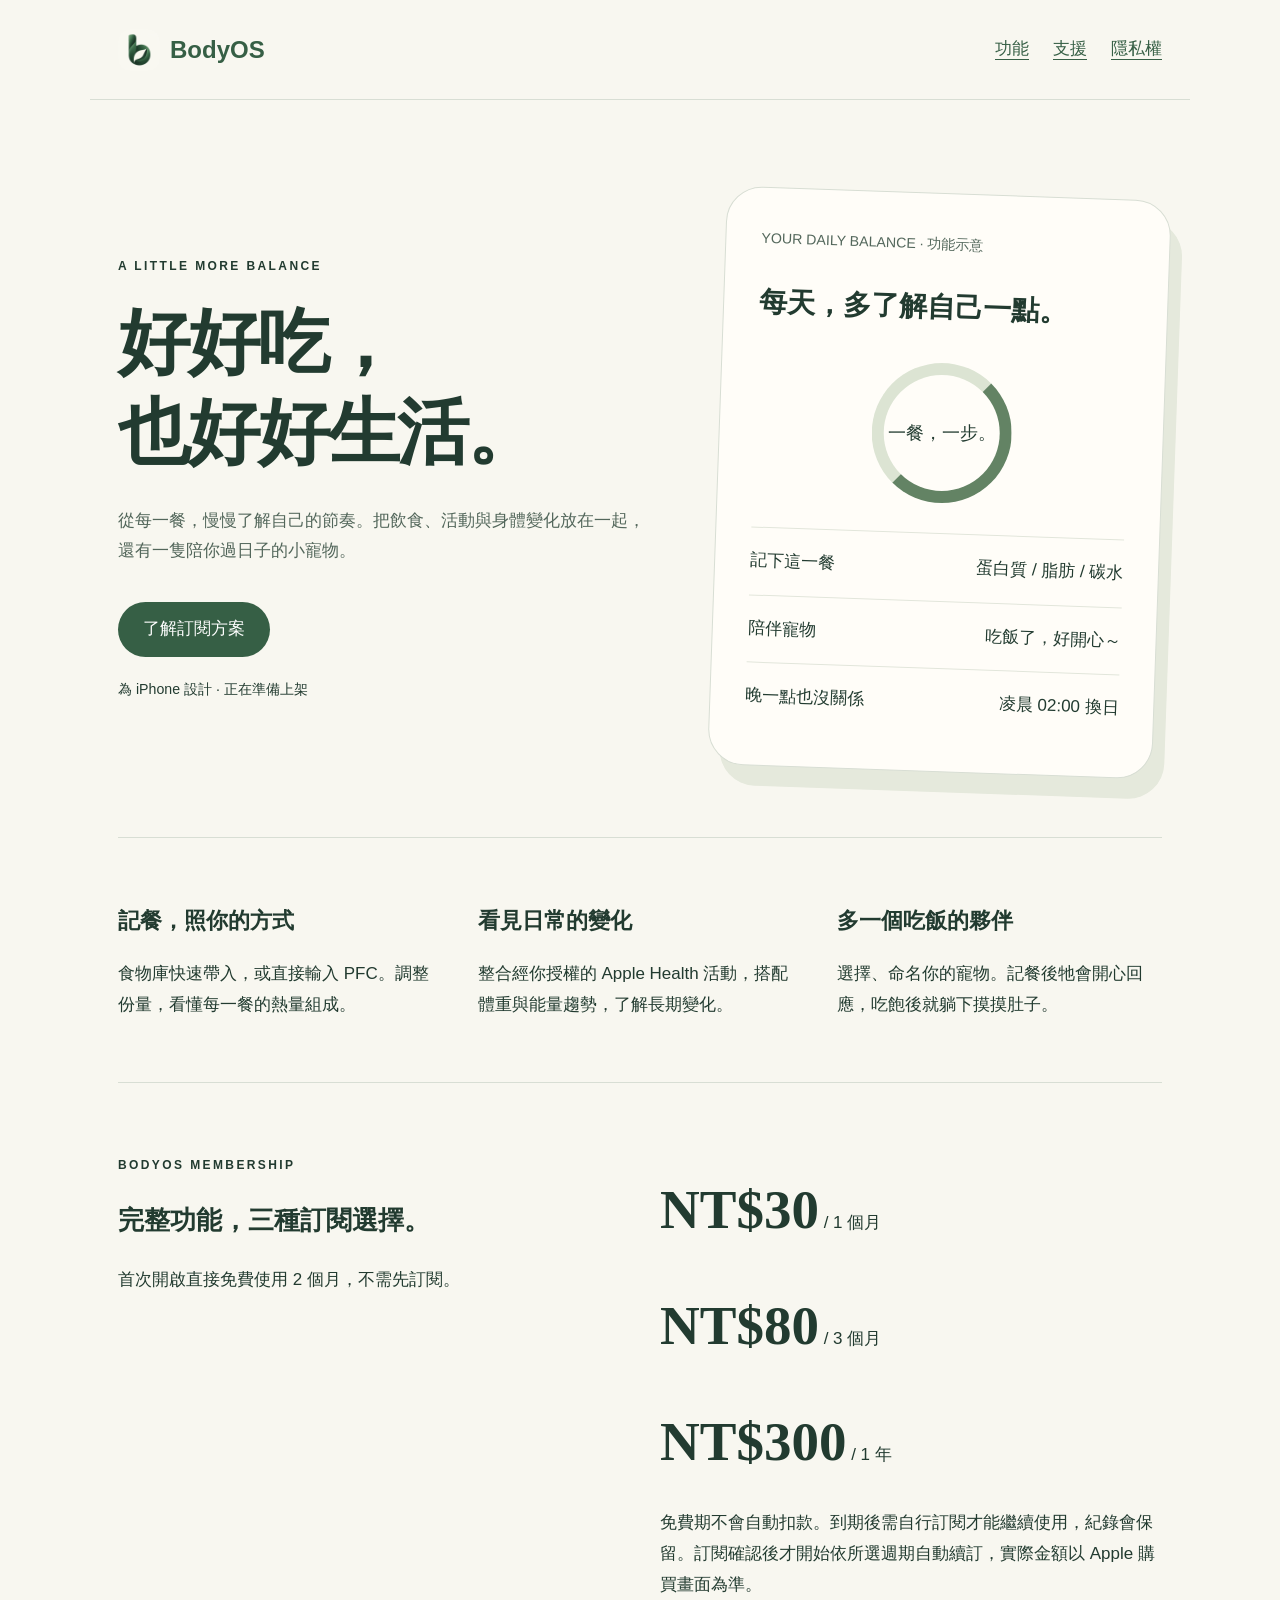
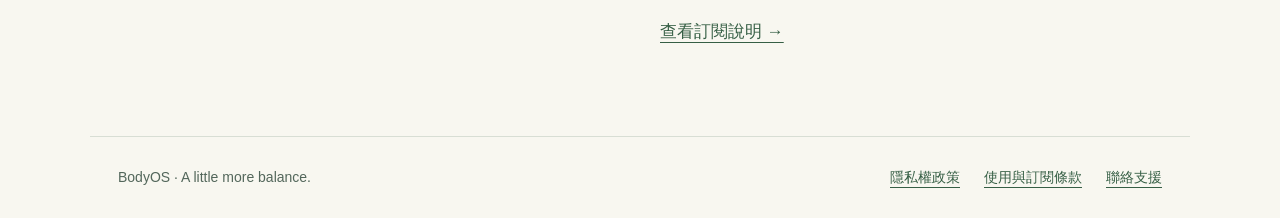
<file: index.html>
<!doctype html><html lang="zh-Hant"><head><meta charset="utf-8"><meta name="viewport" content="width=device-width,initial-scale=1"><title>好好吃，也好好生活 · BodyOS</title><meta name="description" content="BodyOS：飲食紀錄、能量估算、身體趨勢與陪伴寵物。"><link rel="icon" href="assets/brand.png"><link rel="stylesheet" href="style.css"></head><body><header><a class="brand" href="index.html"><img src="assets/brand.png" alt="">BodyOS</a><nav aria-label="主要導覽"><a href="index.html#features">功能</a><a href="support.html">支援</a><a href="privacy.html">隱私權</a></nav></header><main><section class="hero"><div><p class="eyebrow">A LITTLE MORE BALANCE</p><h1>好好吃，<br>也好好生活。</h1><p class="lead">從每一餐，慢慢了解自己的節奏。把飲食、活動與身體變化放在一起，還有一隻陪你過日子的小寵物。</p><a class="cta" href="#pricing">了解訂閱方案</a><p><small>為 iPhone 設計 · 正在準備上架</small></p></div><div class="daily" aria-label="功能示意，非個人健康數據"><small>YOUR DAILY BALANCE · 功能示意</small><h2>每天，多了解自己一點。</h2><div class="ring">一餐，一步。</div><div class="row"><span>記下這一餐</span><span>蛋白質 / 脂肪 / 碳水</span></div><div class="row"><span>陪伴寵物</span><span>吃飯了，好開心～</span></div><div class="row"><span>晚一點也沒關係</span><span>凌晨 02:00 換日</span></div></div></section><section id="features" class="features"><article><h2>記餐，照你的方式</h2><p>食物庫快速帶入，或直接輸入 PFC。調整份量，看懂每一餐的熱量組成。</p></article><article><h2>看見日常的變化</h2><p>整合經你授權的 Apple Health 活動，搭配體重與能量趨勢，了解長期變化。</p></article><article><h2>多一個吃飯的夥伴</h2><p>選擇、命名你的寵物。記餐後牠會開心回應，吃飽後就躺下摸摸肚子。</p></article></section><section id="pricing" class="price"><div><p class="eyebrow">BODYOS MEMBERSHIP</p><h2>完整功能，三種訂閱選擇。</h2><p>首次開啟直接免費使用 2 個月，不需先訂閱。</p></div><div><p><strong>NT$30</strong> / 1 個月</p><p><strong>NT$80</strong> / 3 個月</p><p><strong>NT$300</strong> / 1 年</p><p>免費期不會自動扣款。到期後需自行訂閱才能繼續使用，紀錄會保留。訂閱確認後才開始依所選週期自動續訂，實際金額以 Apple 購買畫面為準。</p><a href="terms.html">查看訂閱說明 →</a></div></section></main><footer><span>BodyOS · A little more balance.</span><nav><a href="privacy.html">隱私權政策</a><a href="terms.html">使用與訂閱條款</a><a href="support.html">聯絡支援</a></nav></footer></body></html>
</file>
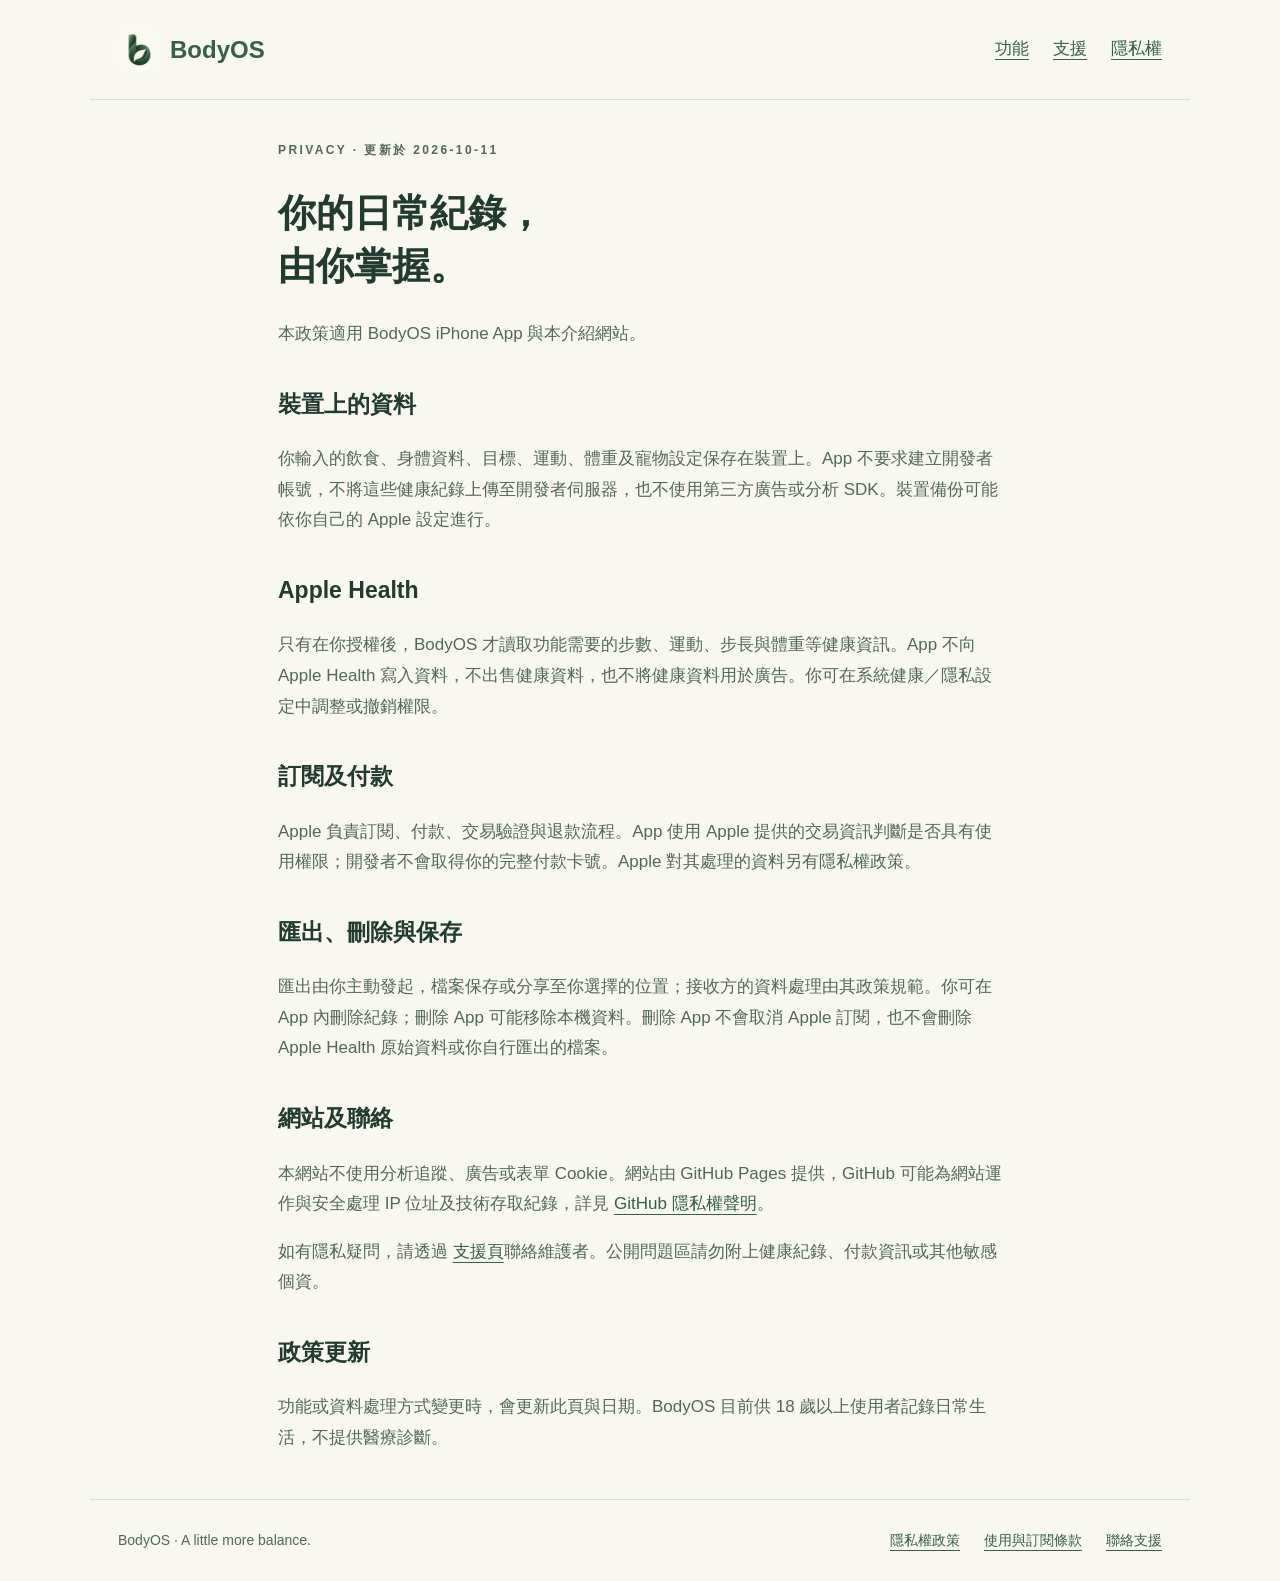
<file: privacy.html>
<!doctype html><html lang="zh-Hant"><head><meta charset="utf-8"><meta name="viewport" content="width=device-width,initial-scale=1"><title>隱私權政策 · BodyOS</title><meta name="description" content="BodyOS：飲食紀錄、能量估算、身體趨勢與陪伴寵物。"><link rel="icon" href="assets/brand.png"><link rel="stylesheet" href="style.css"></head><body><header><a class="brand" href="index.html"><img src="assets/brand.png" alt="">BodyOS</a><nav aria-label="主要導覽"><a href="index.html#features">功能</a><a href="support.html">支援</a><a href="privacy.html">隱私權</a></nav></header><main class="legal"><p class="eyebrow">PRIVACY · 更新於 2026-10-11</p><h1>你的日常紀錄，<br>由你掌握。</h1><p>本政策適用 BodyOS iPhone App 與本介紹網站。</p><h2>裝置上的資料</h2><p>你輸入的飲食、身體資料、目標、運動、體重及寵物設定保存在裝置上。App 不要求建立開發者帳號，不將這些健康紀錄上傳至開發者伺服器，也不使用第三方廣告或分析 SDK。裝置備份可能依你自己的 Apple 設定進行。</p><h2>Apple Health</h2><p>只有在你授權後，BodyOS 才讀取功能需要的步數、運動、步長與體重等健康資訊。App 不向 Apple Health 寫入資料，不出售健康資料，也不將健康資料用於廣告。你可在系統健康／隱私設定中調整或撤銷權限。</p><h2>訂閱及付款</h2><p>Apple 負責訂閱、付款、交易驗證與退款流程。App 使用 Apple 提供的交易資訊判斷是否具有使用權限；開發者不會取得你的完整付款卡號。Apple 對其處理的資料另有隱私權政策。</p><h2>匯出、刪除與保存</h2><p>匯出由你主動發起，檔案保存或分享至你選擇的位置；接收方的資料處理由其政策規範。你可在 App 內刪除紀錄；刪除 App 可能移除本機資料。刪除 App 不會取消 Apple 訂閱，也不會刪除 Apple Health 原始資料或你自行匯出的檔案。</p><h2>網站及聯絡</h2><p>本網站不使用分析追蹤、廣告或表單 Cookie。網站由 GitHub Pages 提供，GitHub 可能為網站運作與安全處理 IP 位址及技術存取紀錄，詳見 <a href="https://docs.github.com/site-policy/privacy-policies/github-general-privacy-statement">GitHub 隱私權聲明</a>。</p><p>如有隱私疑問，請透過 <a href="support.html">支援頁</a>聯絡維護者。公開問題區請勿附上健康紀錄、付款資訊或其他敏感個資。</p><h2>政策更新</h2><p>功能或資料處理方式變更時，會更新此頁與日期。BodyOS 目前供 18 歲以上使用者記錄日常生活，不提供醫療診斷。</p></main><footer><span>BodyOS · A little more balance.</span><nav><a href="privacy.html">隱私權政策</a><a href="terms.html">使用與訂閱條款</a><a href="support.html">聯絡支援</a></nav></footer></body></html>
</file>
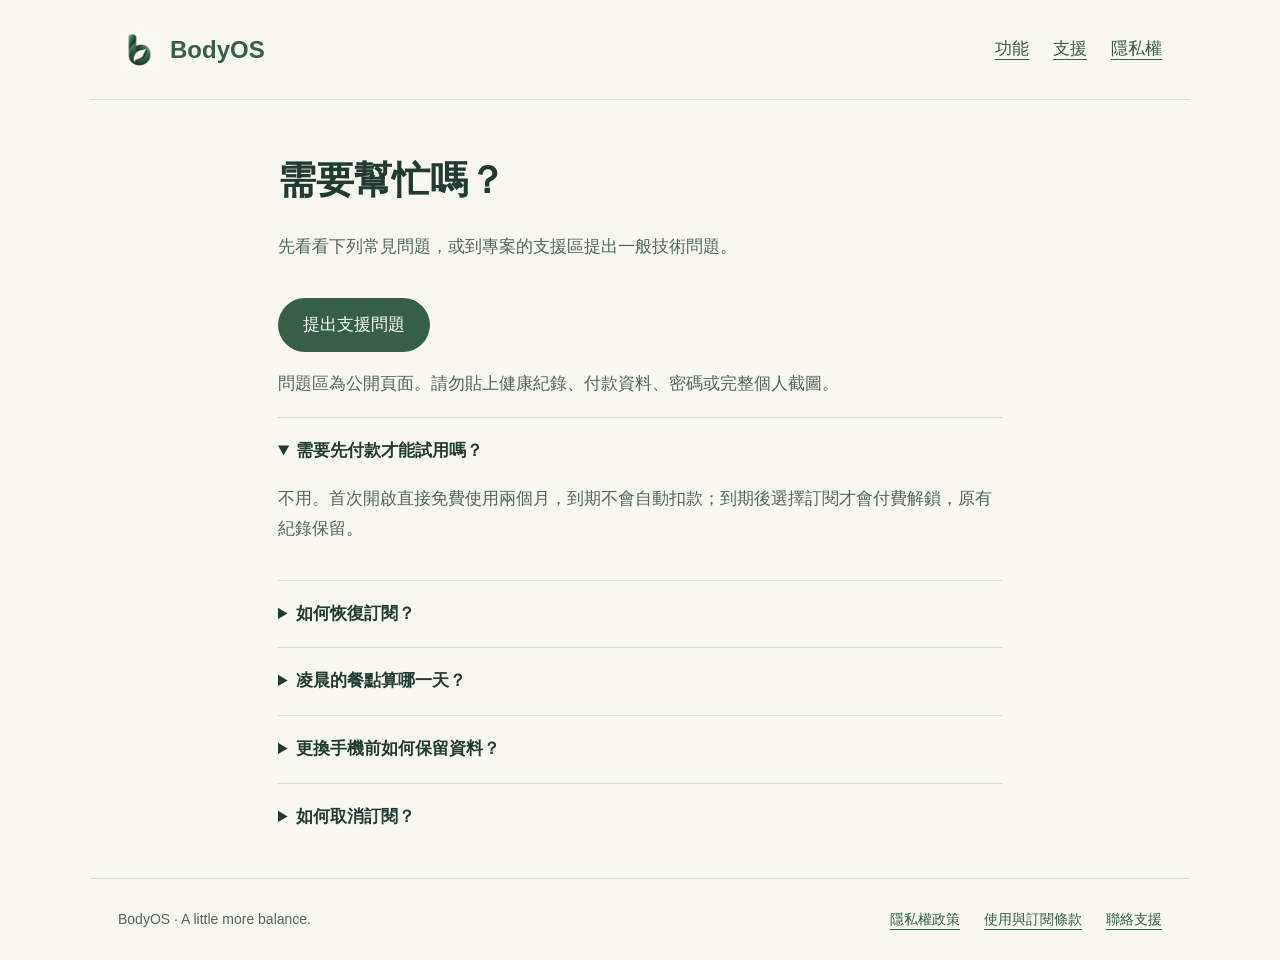
<file: support.html>
<!doctype html><html lang="zh-Hant"><head><meta charset="utf-8"><meta name="viewport" content="width=device-width,initial-scale=1"><title>支援 · BodyOS</title><meta name="description" content="BodyOS：飲食紀錄、能量估算、身體趨勢與陪伴寵物。"><link rel="icon" href="assets/brand.png"><link rel="stylesheet" href="style.css"></head><body><header><a class="brand" href="index.html"><img src="assets/brand.png" alt="">BodyOS</a><nav aria-label="主要導覽"><a href="index.html#features">功能</a><a href="support.html">支援</a><a href="privacy.html">隱私權</a></nav></header><main class="legal"><h1>需要幫忙嗎？</h1><p>先看看下列常見問題，或到專案的支援區提出一般技術問題。</p><a class="cta" href="https://github.com/sjses80519/BodyOS-site/issues/new">提出支援問題</a><p>問題區為公開頁面。請勿貼上健康紀錄、付款資料、密碼或完整個人截圖。</p><details open><summary>需要先付款才能試用嗎？</summary><p>不用。首次開啟直接免費使用兩個月，到期不會自動扣款；到期後選擇訂閱才會付費解鎖，原有紀錄保留。</p></details><details><summary>如何恢復訂閱？</summary><p>使用原購買 Apple 帳號，在「我的 → 訂閱方案與恢復購買」或到期訂閱畫面點「恢復購買」。若未恢復，請檢查網路與系統訂閱狀態。</p></details><details><summary>凌晨的餐點算哪一天？</summary><p>凌晨02:00前預設歸前一天；你也可以手動選擇日期。熱量依你選的日期計算。</p></details><details><summary>更換手機前如何保留資料？</summary><p>資料主要保存在本機。你可以匯出食物庫與飲食紀錄；這兩種匯出不包含體重、運動與健康資料。請同時確認自己的裝置備份設定。</p></details><details><summary>如何取消訂閱？</summary><p>前往 iPhone「設定 → Apple 帳號 → 訂閱」管理 BodyOS；刪除 App 不會取消訂閱。</p></details></main><footer><span>BodyOS · A little more balance.</span><nav><a href="privacy.html">隱私權政策</a><a href="terms.html">使用與訂閱條款</a><a href="support.html">聯絡支援</a></nav></footer></body></html>
</file>
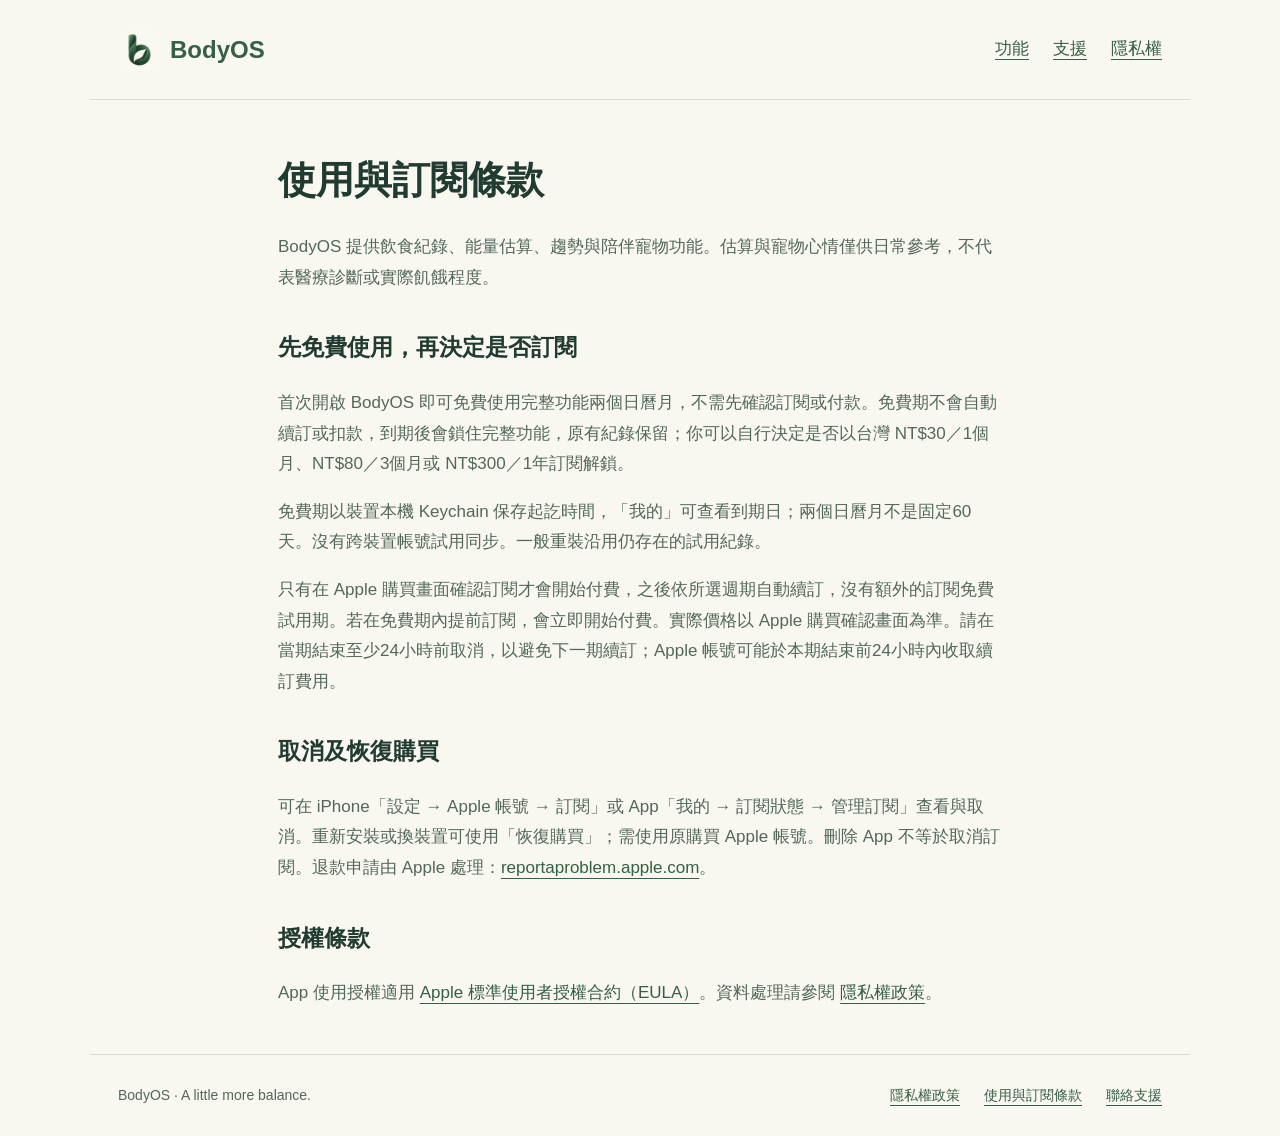
<file: terms.html>
<!doctype html><html lang="zh-Hant"><head><meta charset="utf-8"><meta name="viewport" content="width=device-width,initial-scale=1"><title>使用與訂閱條款 · BodyOS</title><meta name="description" content="BodyOS：飲食紀錄、能量估算、身體趨勢與陪伴寵物。"><link rel="icon" href="assets/brand.png"><link rel="stylesheet" href="style.css"></head><body><header><a class="brand" href="index.html"><img src="assets/brand.png" alt="">BodyOS</a><nav aria-label="主要導覽"><a href="index.html#features">功能</a><a href="support.html">支援</a><a href="privacy.html">隱私權</a></nav></header><main class="legal"><h1>使用與訂閱條款</h1><p>BodyOS 提供飲食紀錄、能量估算、趨勢與陪伴寵物功能。估算與寵物心情僅供日常參考，不代表醫療診斷或實際飢餓程度。</p><h2>先免費使用，再決定是否訂閱</h2><p>首次開啟 BodyOS 即可免費使用完整功能兩個日曆月，不需先確認訂閱或付款。免費期不會自動續訂或扣款，到期後會鎖住完整功能，原有紀錄保留；你可以自行決定是否以台灣 NT$30／1個月、NT$80／3個月或 NT$300／1年訂閱解鎖。</p><p>免費期以裝置本機 Keychain 保存起訖時間，「我的」可查看到期日；兩個日曆月不是固定60天。沒有跨裝置帳號試用同步。一般重裝沿用仍存在的試用紀錄。</p><p>只有在 Apple 購買畫面確認訂閱才會開始付費，之後依所選週期自動續訂，沒有額外的訂閱免費試用期。若在免費期內提前訂閱，會立即開始付費。實際價格以 Apple 購買確認畫面為準。請在當期結束至少24小時前取消，以避免下一期續訂；Apple 帳號可能於本期結束前24小時內收取續訂費用。</p><h2>取消及恢復購買</h2><p>可在 iPhone「設定 → Apple 帳號 → 訂閱」或 App「我的 → 訂閱狀態 → 管理訂閱」查看與取消。重新安裝或換裝置可使用「恢復購買」；需使用原購買 Apple 帳號。刪除 App 不等於取消訂閱。退款申請由 Apple 處理：<a href="https://reportaproblem.apple.com/">reportaproblem.apple.com</a>。</p><h2>授權條款</h2><p>App 使用授權適用 <a href="https://www.apple.com/legal/internet-services/itunes/dev/stdeula/">Apple 標準使用者授權合約（EULA）</a>。資料處理請參閱 <a href="privacy.html">隱私權政策</a>。</p></main><footer><span>BodyOS · A little more balance.</span><nav><a href="privacy.html">隱私權政策</a><a href="terms.html">使用與訂閱條款</a><a href="support.html">聯絡支援</a></nav></footer></body></html>
</file>
<file: style.css>
:root{color-scheme:light;--ink:#223b30;--green:#365f45;--paper:#f8f7f0;--muted:#53675b}*{box-sizing:border-box}body{margin:0;background:var(--paper);color:var(--ink);font:17px/1.8 -apple-system,BlinkMacSystemFont,"Noto Sans TC",sans-serif}a{color:var(--green);text-underline-offset:5px}a:focus-visible,summary:focus-visible{outline:3px solid #b76b31;outline-offset:5px}header,main,footer{max-width:1100px;margin:auto;padding:28px}header{display:flex;align-items:center;justify-content:space-between;border-bottom:1px solid #d8ded4;gap:24px}nav{display:flex;gap:24px;flex-wrap:wrap}.brand{display:flex;align-items:center;gap:10px;font-size:24px;font-weight:700;text-decoration:none}.brand img{width:42px;height:42px;border-radius:12px}.hero{display:grid;grid-template-columns:1.2fr 1fr;gap:64px;align-items:center;min-height:610px;padding:65px 0}.eyebrow{letter-spacing:.2em;font-size:12px;font-weight:700}.hero h1{font-family:"Songti TC","Noto Serif TC",serif;font-size:clamp(44px,6vw,72px);font-weight:600;line-height:1.25;letter-spacing:-.03em;margin:20px 0 28px}.lead{color:var(--muted);max-width:32em}.cta{display:inline-block;padding:12px 25px;background:var(--green);color:white;border-radius:99px;text-decoration:none;margin-top:18px}.daily{position:relative;background:#fffdf8;padding:35px;border:1px solid #d8ded4;border-radius:36px;transform:rotate(2deg);box-shadow:12px 20px 0 #e5e9dc}.daily h2{font-family:"Songti TC",serif;font-size:28px}.daily .row{display:flex;justify-content:space-between;gap:20px;border-top:1px solid #e2e6db;padding:18px 0}.daily small{color:var(--muted)}.ring{width:140px;height:140px;margin:30px auto;border:12px solid #dce4d3;border-right-color:#638364;border-bottom-color:#638364;border-radius:50%;display:grid;place-items:center;font-size:18px;transform:rotate(-2deg)}.features{display:grid;grid-template-columns:repeat(3,1fr);gap:35px;border-block:1px solid #d8ded4;padding:45px 0}.features h2{font-size:22px}.price{padding:60px 0;display:grid;grid-template-columns:1fr 1fr;gap:40px}.price strong{font-family:Georgia,serif;font-size:55px}.legal{max-width:780px;min-height:65vh}.legal h1{font-size:38px;line-height:1.4}.legal h2{font-size:23px;margin-top:34px}.legal p,.legal li{color:var(--muted)}footer{border-top:1px solid #d8ded4;font-size:14px;color:var(--muted);display:flex;justify-content:space-between;gap:20px;flex-wrap:wrap}details{border-top:1px solid #d8ded4;padding:18px 0}summary{cursor:pointer;font-weight:600}@media(max-width:700px){header,main,footer{padding:22px}header{align-items:flex-start}.brand{font-size:21px}nav{gap:10px 16px;font-size:14px}.hero{grid-template-columns:1fr;gap:34px;padding:35px 0 60px}.daily{margin:10px;transform:none}.features,.price{grid-template-columns:1fr;gap:18px}.hero h1{font-size:46px}.price{padding:40px 0}}
</file>
